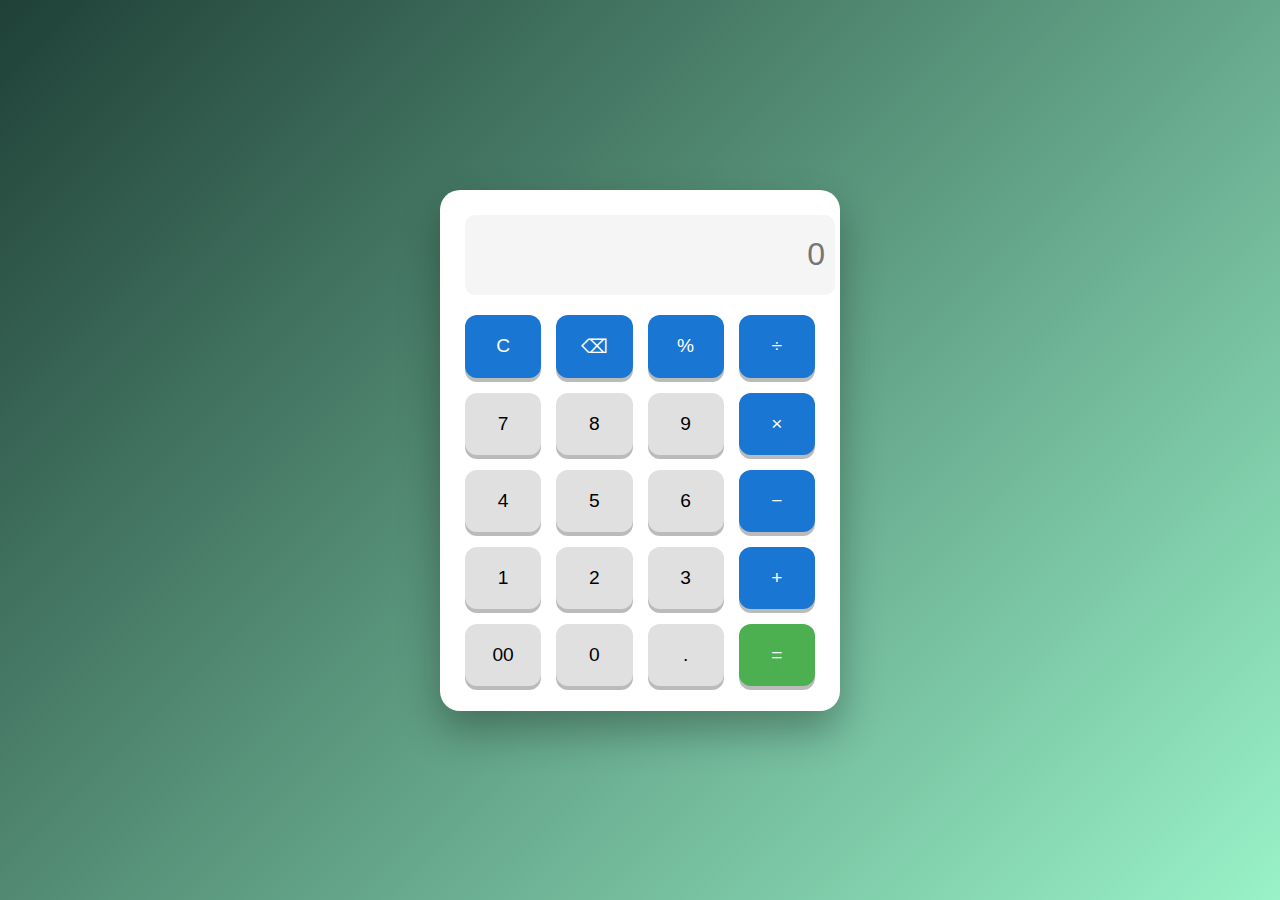
<file: Task3/index.html>
<!DOCTYPE html>
<html lang="en">
<head>
  <meta charset="UTF-8" />
  <meta name="viewport" content="width=device-width, initial-scale=1.0"/>
  <title>Advanced Calculator - Task 3</title>
  <link rel="stylesheet" href="style.css" />
</head>
<body>
  <div class="calculator">
    <input type="text" id="display" readonly placeholder="0" />
    <div class="buttons">
      <button class="operator" onclick="clearDisplay()">C</button>
      <button class="operator" onclick="backspace()">⌫</button>
      <button class="operator" onclick="appendValue('%')">%</button>
      <button class="operator" onclick="appendValue('/')">÷</button>

      <button onclick="appendValue('7')">7</button>
      <button onclick="appendValue('8')">8</button>
      <button onclick="appendValue('9')">9</button>
      <button class="operator" onclick="appendValue('*')">×</button>

      <button onclick="appendValue('4')">4</button>
      <button onclick="appendValue('5')">5</button>
      <button onclick="appendValue('6')">6</button>
      <button class="operator" onclick="appendValue('-')">−</button>

      <button onclick="appendValue('1')">1</button>
      <button onclick="appendValue('2')">2</button>
      <button onclick="appendValue('3')">3</button>
      <button class="operator" onclick="appendValue('+')">+</button>

      <button onclick="appendValue('00')">00</button>
      <button onclick="appendValue('0')">0</button>
      <button onclick="appendValue('.')">.</button>
      <button class="equals" onclick="calculate()">=</button>
    </div>
  </div>

  <script src="script.js"></script>
</body>
</html>
</file>
<file: Task3/style.css>
body {
  margin: 0;
  font-family: 'Segoe UI', Tahoma, Geneva, Verdana, sans-serif;
  background: linear-gradient(135deg, #1f4037, #99f2c8);
  display: flex;
  justify-content: center;
  align-items: center;
  height: 100vh;
}

.calculator {
  background: #fff;
  padding: 25px;
  border-radius: 20px;
  box-shadow: 0 20px 40px rgba(0, 0, 0, 0.3);
  width: 100%;
  max-width: 350px;
}

#display {
  width: 100%;
  height: 60px;
  border: none;
  background: #f5f5f5;
  text-align: right;
  font-size: 2rem;
  border-radius: 10px;
  padding: 10px;
  margin-bottom: 20px;
  outline: none;
}

.buttons {
  display: grid;
  grid-template-columns: repeat(4, 1fr);
  gap: 15px;
}

button {
  padding: 20px;
  font-size: 1.2rem;
  border: none;
  border-radius: 12px;
  cursor: pointer;
  transition: all 0.2s ease;
  background-color: #e0e0e0;
  box-shadow: 0 4px #bbb;
}

button:hover {
  background-color: #d5d5d5;
}

button:active {
  transform: scale(0.95);
}

.operator {
  background-color: #1976d2;
  color: white;
}

.operator:hover {
  background-color: #125ea6;
}

.equals {
  background-color: #4caf50;
  color: white;
  grid-column: span 1;
}

.equals:hover {
  background-color: #3e8e41;
}

@media (max-width: 500px) {
  .calculator {
    padding: 15px;
    border-radius: 15px;
  }

  #display {
    font-size: 1.5rem;
    height: 50px;
  }

  button {
    padding: 15px;
    font-size: 1rem;
  }
}
</file>
